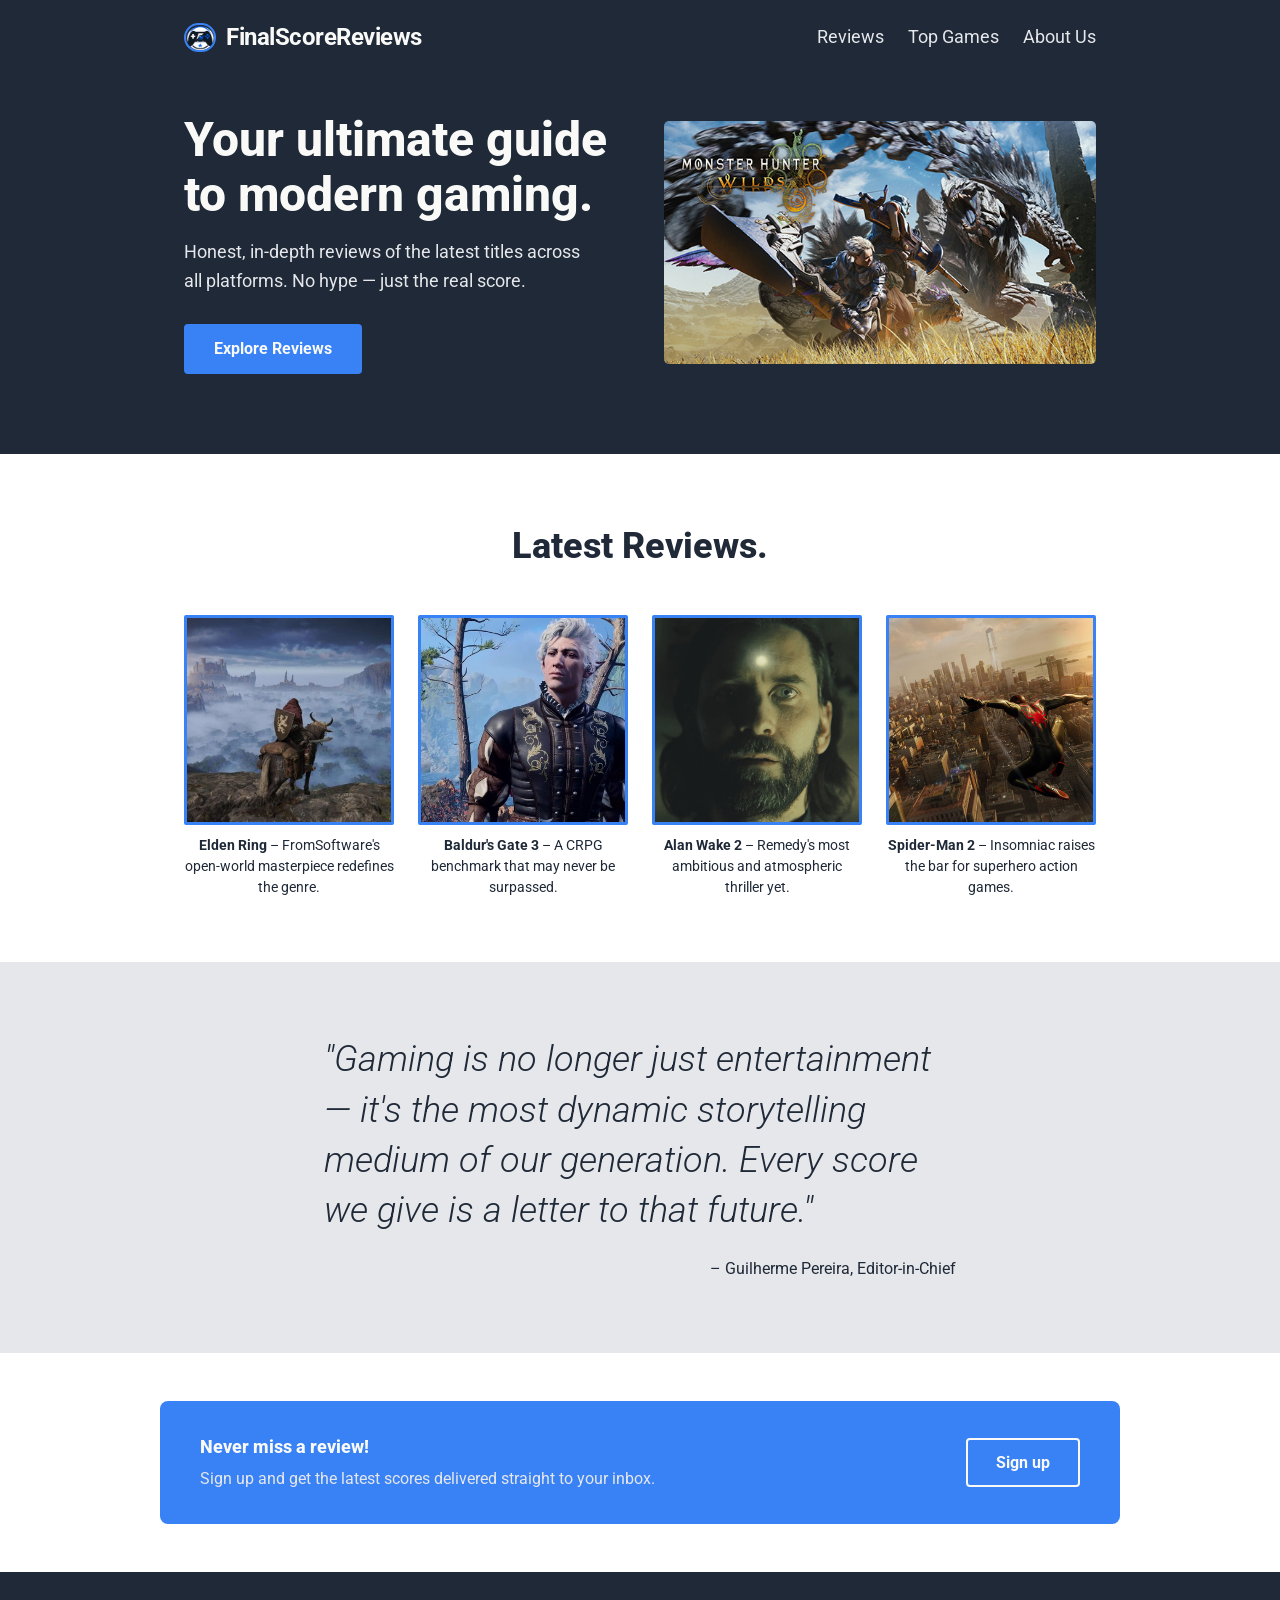
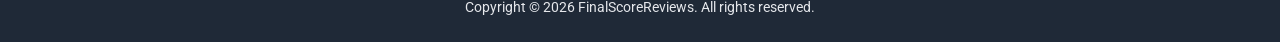
<file: index.html>
<!doctype html>
<html lang="en">

<head>
  <meta charset="UTF-8" />
  <meta name="description" content="FinalScoreReviews gaming website" />
  <meta name="keywords" content="PC, Steam, PlayStation, XBOX, Nintendo, Triple-AAA games; Indie games" />
  <meta name="viewport" content="width=device-width, initial-scale=1.0" />
  <title>FinalScoreReviews</title>
  <link rel="stylesheet" href="./css/style.css" />
  <link rel="stylesheet" href="./css/hero.css">
  <link rel="icon" type="image/x-icon" href="./assets/images/favicon.ico">
</head>

<body>
  <header class="site-header">
    <div class="header-inner container">
      <a
       href="./index.html"
        class="logo"
         aria-label="FinalScoreReviews home"
         >
        <img
         src="./assets/images/logo.png"
          alt="FinalScoreReviews logo"
           class="logo-image"
           >
        <strong>FinalScoreReviews</strong>
      </a>
      <nav class="main-nav">
        <ul>
          <li><a href="./pages/reviews.html">Reviews</a></li>
          <li><a href="./pages/top-games.html">Top Games</a></li>
          <li><a href="./pages/about.html">About Us</a></li>
        </ul>
      </nav>
    </div>
  </header>

  <main>
    <section class="hero">
      <div class="hero-inner container">
        <div class="hero-text">
          <h1>Your ultimate guide to modern gaming.</h1>
          <p class="hero-sub">
            Honest, in-depth reviews of the latest titles across all
            platforms. No hype — just the real score.
          </p>
          <a href="./pages/reviews.html" class="btn">Explore Reviews</a>
        </div>
        <picture class="hero-image">
          <img src="./assets/images/Monster_Hunter_cover.jpg" alt="Monster Hunter Cover">
        </picture>
      </div>
    </section>

    <section class="info-section">
      <div class="container">
        <h2>Latest Reviews.</h2>

        <div class="cards-layout">
          <article class="card">
            <figure class="card-media">
              <a href="./pages/reviews.html#eldenRingReview">
                <img src="./assets/images/Elden_Ring.jpg" alt="Elden Ring open world landscape">
              </a>
              <figcaption>
                <strong>Elden Ring</strong> – FromSoftware's open-world masterpiece redefines the genre.
              </figcaption>
            </figure>
          </article>

          <article class="card">
            <figure class="card-media">
              <a href="./pages/reviews.html#baldursGate3Review">
                <img src="./assets/images/Baldurs_Gate.jpg" alt="Baldur's Gate 3 cover art">
              </a>
              <figcaption>
                <strong>Baldur's Gate 3</strong> – A CRPG benchmark that may never be surpassed.
              </figcaption>
            </figure>
          </article>

          <article class="card">
            <figure class="card-media">
              <a href="./pages/reviews.html#alanWake2Review">
                <img src="./assets/images/Alan_Wake.jpg" alt="Alan Wake 2 cover art">
              </a>
              <figcaption>
                <strong>Alan Wake 2</strong> – Remedy's most ambitious and atmospheric thriller yet.
              </figcaption>
            </figure>
          </article>

          <article class="card">
            <figure class="card-media">
              <a href="./pages/reviews.html#spiderMan2Review">
                <img src="./assets/images/spider-man2.jpg" alt="Spider-Man 2 cover art">
              </a>
              <figcaption>
                <strong>Spider-Man 2</strong> – Insomniac raises the bar for superhero action games.
              </figcaption>
            </figure>
          </article>
        </div>
      </div>
    </section>

    <section class="quote-section">
      <blockquote class="container quote-inner">
        <p>
          "Gaming is no longer just entertainment — it's the most dynamic
          storytelling medium of our generation. Every score we give is a
          letter to that future."
        </p>
        <cite>– Guilherme Pereira, Editor-in-Chief</cite>
      </blockquote>
    </section>

    <section class="cta-section">
      <div class="container cta-inner">
        <div class="cta-text">
          <h3>Never miss a review!</h3>
          <p>
            Sign up and get the latest scores delivered straight to your
            inbox.
          </p>
        </div>
        <a href="./pages/signup.html" class="btn btn-outline">Sign up
        </a>
      </div>
    </section>
  </main>

  <footer class="site-footer">
    <div class="container">
      <p>Copyright &copy; 2026 FinalScoreReviews. All rights reserved.</p>
    </div>
  </footer>
</body>

</html>
</file>
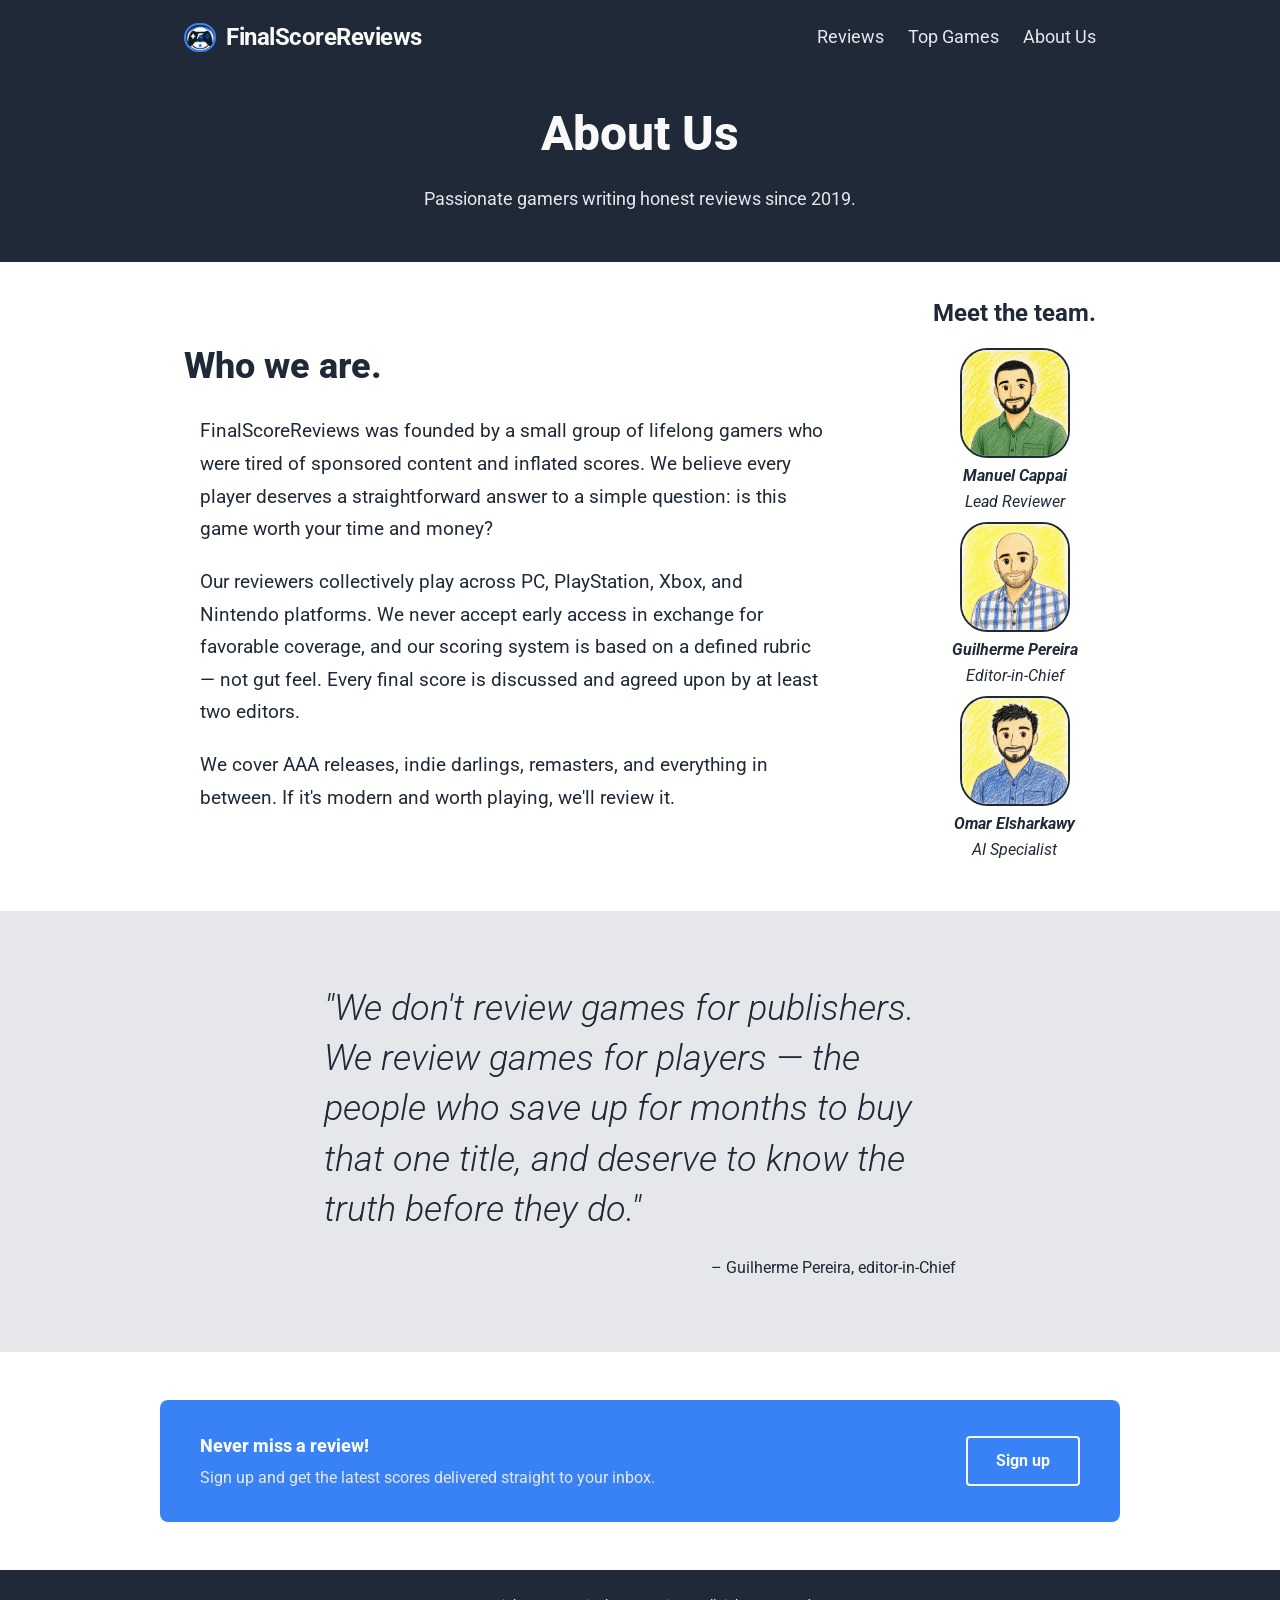
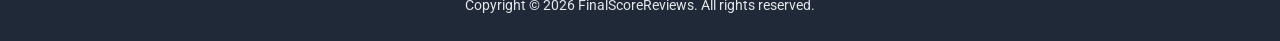
<file: pages/about.html>
<!DOCTYPE html>
<html lang="en">

<head>
  <meta charset="UTF-8" />
  <meta name="description" content="FinalScoreReviews website team" />
  <meta name="keywords" content="FinalScoreReviews, Team, Staff" />
  <meta name="viewport" content="width=device-width, initial-scale=1.0" />
  <title>About Us – FinalScoreReviews</title>
  <link rel="stylesheet" href="../css/style.css" />
  <link rel="stylesheet" href="../css/about.css">
  <link rel="icon" type="image/x-icon" href="../assets/images/favicon.ico">
</head>

<body>
  <header class="site-header">
    <div class="header-inner container">
      <a
       href="../index.html"
        class="logo"
         aria-label="FinalScoreReviews home"
        >
        <img
         src="../assets/images/logo.png"
          alt="FinalScoreReviews logo"
           class="logo-image"
           >
        <strong>FinalScoreReviews</strong>
      </a>
      <nav class="main-nav">
        <ul>
          <li><a href="./reviews.html">Reviews</a></li>
          <li><a href="./top-games.html">Top Games</a></li>
          <li><a href="./about.html">About Us</a></li>
        </ul>
      </nav>
    </div>
  </header>
  <main>


    <section class="page-hero">
      <div class="container">
        <h1>About Us</h1>
        <p>Passionate gamers writing honest reviews since 2019.</p>
      </div>
    </section>


      <section class="about-section">
        <div class="container about-layout">
          <div class="about-text">
            <h2>Who we are.</h2>

            <p>
              FinalScoreReviews was founded by a small group of lifelong gamers who were tired of sponsored content and
              inflated scores. We believe every player deserves a straightforward answer to a simple question: is this game
              worth your time and money?
            </p>

            <p>
              Our reviewers collectively play across PC, PlayStation, Xbox, and Nintendo platforms. We never accept early
              access in exchange for favorable coverage, and our scoring system is based on a defined rubric — not gut feel.
              Every final score is discussed and agreed upon by at least two editors.
            </p>

            <p>
              We cover AAA releases, indie darlings, remasters, and everything in between. If it's modern and worth
              playing, we'll review it.
            </p>
          </div>

          <div class="about-team">
            <h2 class="team-title">Meet the team.</h2>

            <div class="team-cards-layout">
              <figure class="team-card">
                <img src="../assets/images/leadReviewer.png" alt="Avatar of Manuel Cappai">
                <figcaption>
                  <strong>Manuel Cappai</strong><br>
                  <span>Lead Reviewer</span>
                </figcaption>
              </figure>

              <figure class="team-card">
                <img src="../assets/images/editorInChief.png" alt="Avatar of Guilherme Pereira">
                <figcaption>
                  <strong>Guilherme Pereira</strong><br>
                  <span>Editor-in-Chief</span>
                </figcaption>
              </figure>

              <figure class="team-card">
                <img src="../assets/images/AISpecialist.png" alt="Avatar of Omar Elsharkawy">
                <figcaption>
                  <strong>Omar Elsharkawy</strong><br>
                  <span>AI Specialist</span>
                </figcaption>
              </figure>
            </div>
          </div>
        </div>
      </section>

      <section class="quote-section">
          <blockquote class="container quote-inner">
            <p>"We don't review games for publishers. We review games for players — the people who save up for months to buy that one title, and deserve to know the truth before they do."</p>
            <cite>– Guilherme Pereira, editor-in-Chief</cite>
          </blockquote>
      </section>

    <section class="cta-section">
      <div class="container cta-inner">
        <div class="cta-text">
          <h3>Never miss a review!</h3>
          <p>Sign up and get the latest scores delivered straight to your inbox.</p>
        </div>
        <a href="./signup.html" class="btn btn-outline">Sign up</a>
      </div>
    </section>
  </main>

    <footer class="site-footer">
      <div class="container">
        <p>Copyright &copy; 2026 FinalScoreReviews. All rights reserved.</p>
      </div>
    </footer>

</body>

</html>
</file>
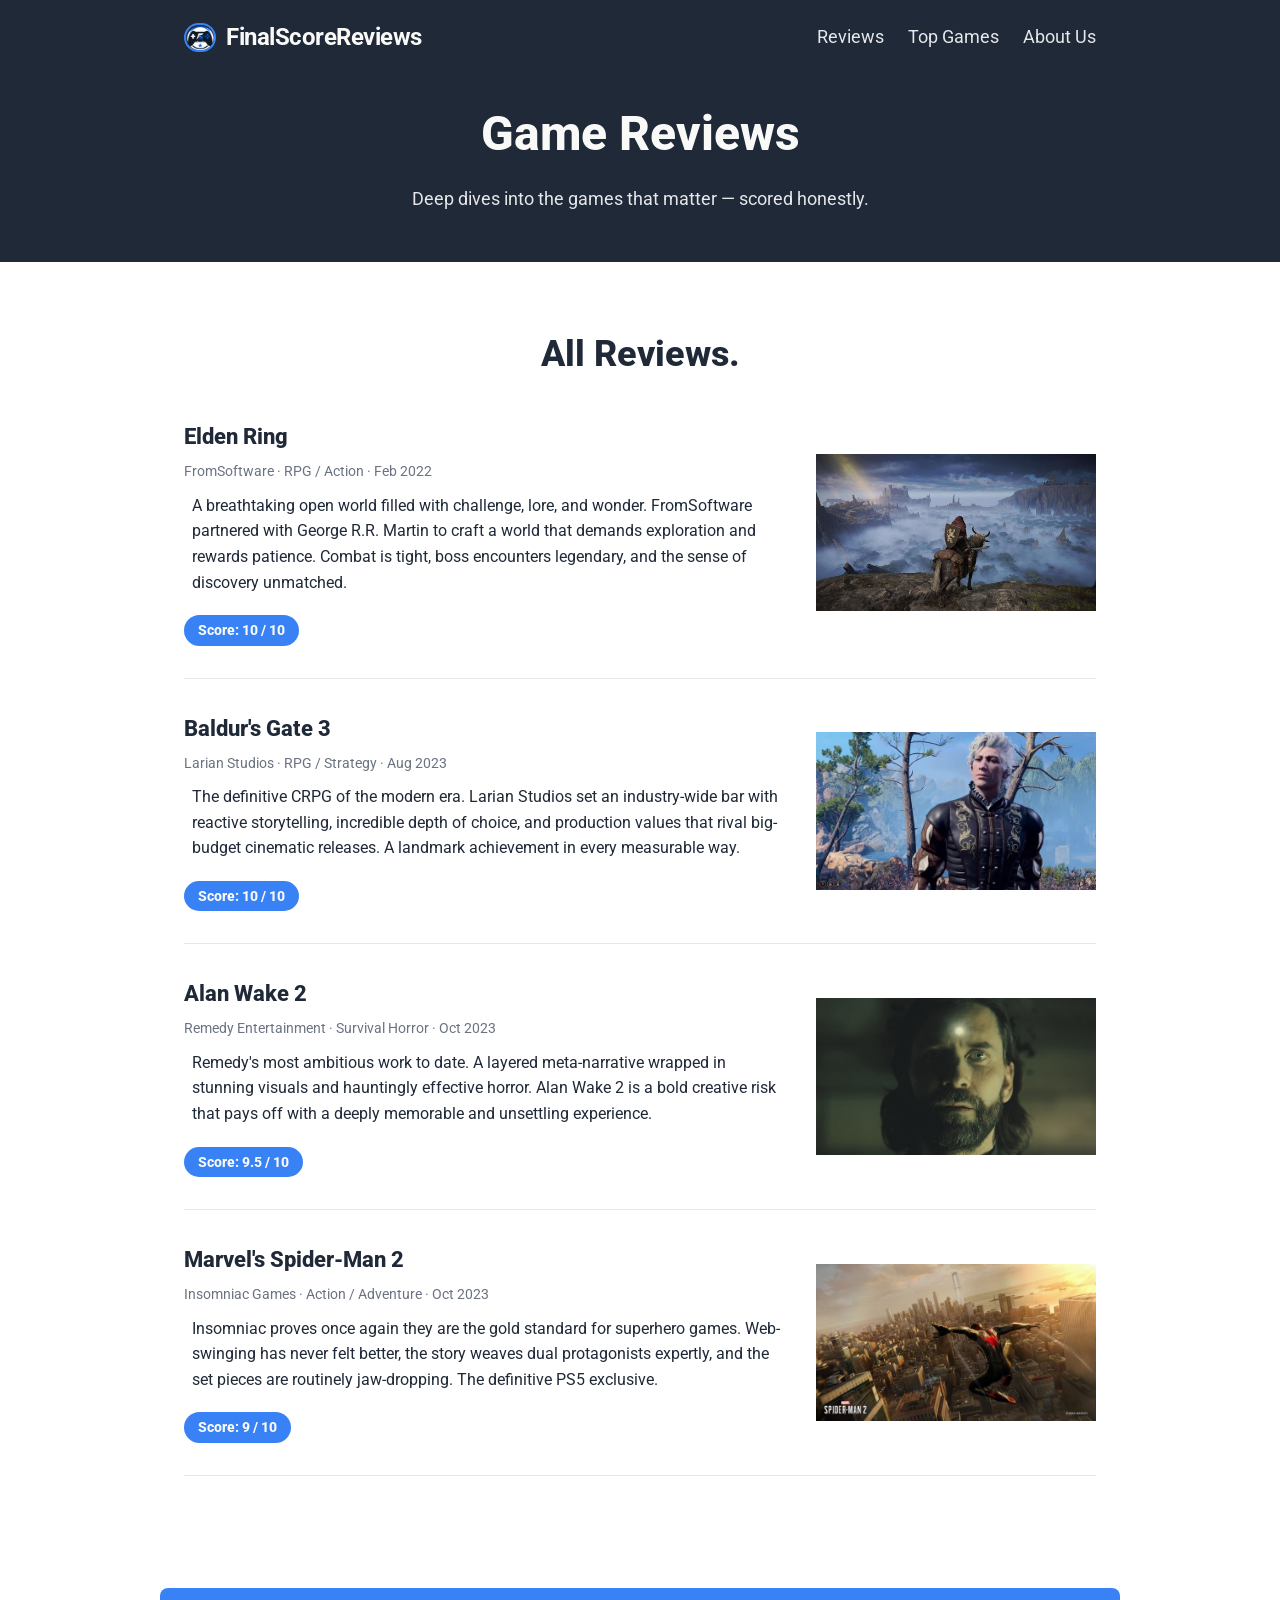
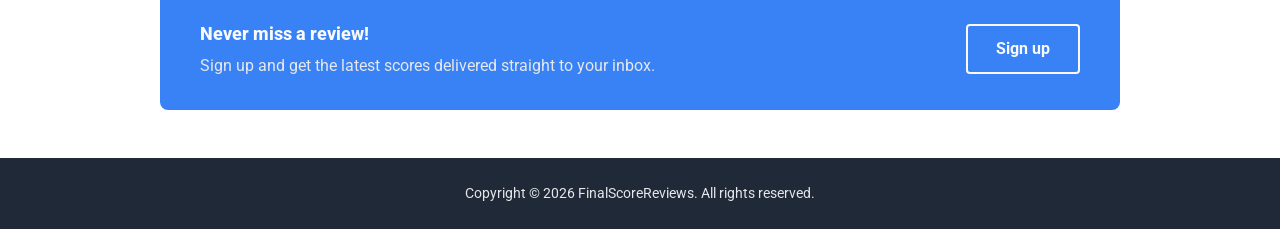
<file: pages/reviews.html>
<!DOCTYPE html>
<html lang="en">

<head>
  <meta charset="UTF-8" />
  <meta name="description" content="FinalScoreReviews Official Reviews" />
  <meta name="keywords" content="Game Reviews, Triple-AAA games; Indie games" />
  <meta name="viewport" content="width=device-width, initial-scale=1.0" />
  <title>Reviews – FinalScoreReviews</title>
  <link rel="stylesheet" href="../css/style.css" />
  <link rel="stylesheet" href="../css/reviews.css">
  <link rel="icon" type="image/x-icon" href="../assets/images/favicon.ico">
</head>

<body>
  <header class="site-header">
    <div class="header-inner container">
      <a href="../index.html" class="logo" aria-label="FinalScoreReviews home">
        <img src="../assets/images/logo.png" alt="FinalScoreReviews logo" class="logo-image">
        <strong>FinalScoreReviews</strong>
      </a>
      <nav class="main-nav">
        <ul>
          <li><a href="./reviews.html">Reviews</a></li>
          <li><a href="./top-games.html">Top Games</a></li>
          <li><a href="./about.html">About Us</a></li>
        </ul>
      </nav>
    </div>
  </header>

  <main>
    <section class="page-hero">
      <div class="container">
        <h1>Game Reviews</h1>
        <p>Deep dives into the games that matter — scored honestly.</p>
      </div>
    </section>

    <section class="reviews-section">
      <div class="container">
        <h2>All Reviews.</h2>

        <div class="reviews-list">
          <article id="eldenRingReview" class="review-card">

            <div class="review-info">
              <h3>Elden Ring</h3>
              <p class="review-meta">FromSoftware &middot; RPG / Action &middot; Feb 2022</p>
              <p class="review-description">
                A breathtaking open world filled with challenge, lore, and wonder. FromSoftware partnered with George
                R.R. Martin to craft a world that demands exploration and rewards patience. Combat is tight, boss
                encounters legendary, and the sense of discovery unmatched.
              </p>

              <span class="score-badge">Score: 10 / 10</span>
            </div>
            <picture class="review-thumb">
              <img src="../assets/images/Elden_Ring.jpg" alt="Elden Ring screenshots">
            </picture>
          </article>

          <article id="baldursGate3Review" class="review-card">
            <div class="review-info">
              <h3>Baldur's Gate 3</h3>
              <p class="review-meta">Larian Studios &middot; RPG / Strategy &middot; Aug 2023</p>
              <p class="review-description">
                The definitive CRPG of the modern era. Larian Studios set an industry-wide bar with reactive
                storytelling, incredible depth of choice, and production values that rival big-budget cinematic
                releases. A landmark achievement in every measurable way.
              </p>
              <span class="score-badge">Score: 10 / 10</span>
            </div>
            <picture class="review-thumb">
              <img src="../assets/images/Baldurs_Gate.jpg" alt="Baldur's Gate 3 screenshots">
            </picture>
          </article>

          <article id="alanWake2Review" class="review-card">
            <div class="review-info">
              <h3>Alan Wake 2</h3>
              <p class="review-meta">Remedy Entertainment &middot; Survival Horror &middot; Oct 2023</p>
              <p class="review-description">
                Remedy's most ambitious work to date. A layered meta-narrative wrapped in stunning visuals and
                hauntingly effective horror. Alan Wake 2 is a bold creative risk that pays off with a deeply memorable
                and unsettling experience.
              </p>
              <span class="score-badge">Score: 9.5 / 10</span>
            </div>
            <picture class="review-thumb">
              <img src="../assets/images/Alan_Wake.jpg" alt="Alan Wake 2 screenshots">
            </picture>
          </article>

          <article id="spiderMan2Review" class="review-card">
            <div class="review-info">
              <h3>Marvel's Spider-Man 2</h3>
              <p class="review-meta">Insomniac Games &middot; Action / Adventure &middot; Oct 2023</p>
              <p class="review-description">
                Insomniac proves once again they are the gold standard for superhero games. Web-swinging has never felt
                better, the story weaves dual protagonists expertly, and the set pieces are routinely jaw-dropping. The
                definitive PS5 exclusive.
              </p>
              <span class="score-badge">Score: 9 / 10</span>
            </div>
            <picture class="review-thumb">
              <img src="../assets/images/spider-man2.jpg" alt="Marvel's Spider-Man 2 screenshots">
            </picture>
          </article>
        </div>
      </div>
    </section>


    <section class="cta-section">
      <div class="container cta-inner">
        <div class="cta-text">
          <h3>Never miss a review!</h3>
          <p>Sign up and get the latest scores delivered straight to your inbox.</p>
        </div>
        <a href="./signup.html" class="btn btn-outline">Sign up</a>
      </div>
    </section>

  </main>

  <footer class="site-footer">
    <div class="container">
      <p>Copyright &copy; 2026 FinalScoreReviews. All rights reserved.</p>
    </div>
  </footer>

</body>

</html>
</file>
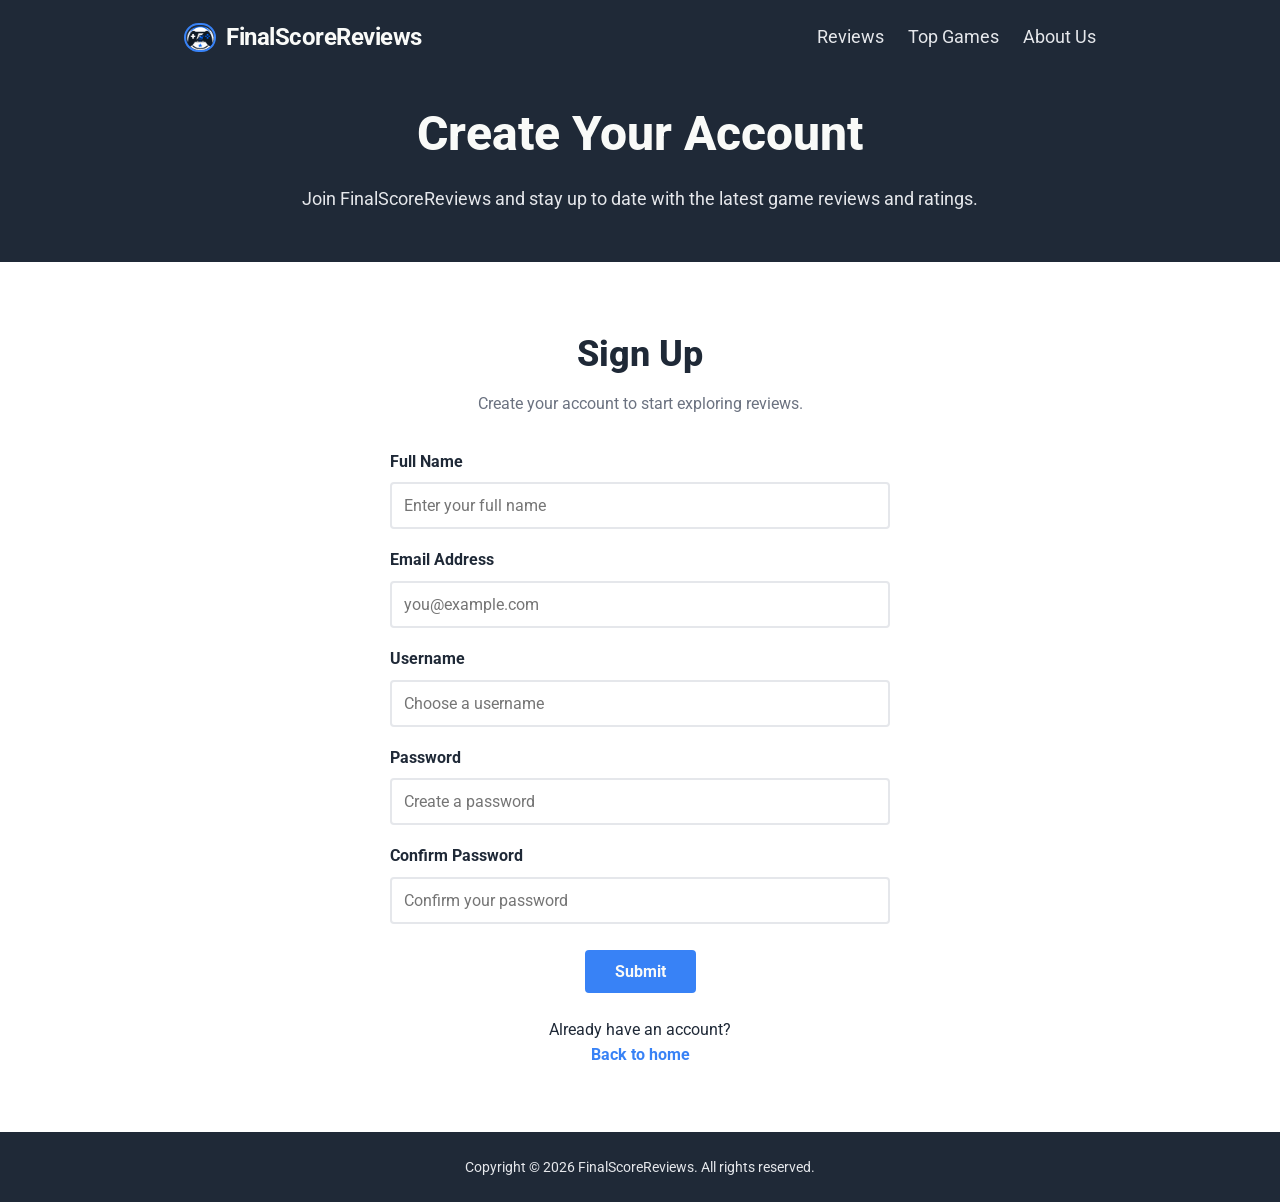
<file: pages/signup.html>
<!doctype html>
<html lang="en">

<head>
  <meta charset="UTF-8" />
  <meta name="viewport" content="width=device-width, initial-scale=1.0" />
  <title>Sign Up | FinalScoreReviews</title>
  <link rel="icon" type="image/x-icon" href="../assets/images/favicon.ico">
  <link rel="stylesheet" href="../css/style.css">
  <link rel="stylesheet" href="../css/signUp.css" />
</head>

<body>
  <header class="site-header">
    <div class="header-inner container">
      <a href="../index.html" class="logo" aria-label="FinalScoreReviews home">
        <img src="../assets/images/logo.png" alt="FinalScoreReviews logo" class="logo-image">
        <strong>FinalScoreReviews</strong>
      </a>
      <nav class="main-nav">
        <ul>
          <li><a href="./reviews.html">Reviews</a></li>
          <li><a href="./top-games.html">Top Games</a></li>
          <li><a href="./about.html">About Us</a></li>
        </ul>
      </nav>
    </div>
  </header>

  <main>
    <section class="page-hero">
      <div class="container">
        <h1>Create Your Account</h1>
        <p>
          Join FinalScoreReviews and stay up to date with the latest game
          reviews and ratings.
        </p>
      </div>
    </section>

    <section class="signup-section">
      <div class="container">
        <article class="signup-card">
          <header class="signup-header">
            <h2>Sign Up</h2>
            <p>Create your account to start exploring reviews.</p>
          </header>

          <!--We know that the method GET has no security whatsoever,
             we left the form with the method GET for simulation purposes
              it wasn't an oversight on our part. -->
          <form class="signup-form" action="../index.html" method="get">
            <fieldset class="form-group">
              <label for="fullname">Full Name</label>
              <input type="text" id="fullname" name="fullname" placeholder="Enter your full name" required />
            </fieldset>

            <fieldset class="form-group">
              <label for="email">Email Address</label>
              <input type="email" id="email" name="email" placeholder="you@example.com" required />
            </fieldset>

            <fieldset class="form-group">
              <label for="username">Username</label>
              <input type="text" id="username" name="username" placeholder="Choose a username" required />
            </fieldset>

            <fieldset class="form-group">
              <label for="password">Password</label>
              <input type="password" id="password" name="password" placeholder="Create a password" required />
            </fieldset>

            <fieldset class="form-group">
              <label for="confirm-password">Confirm Password</label>
              <input type="password" id="confirm-password" name="confirm-password" placeholder="Confirm your password"
                required />
            </fieldset>

            <button type="submit" class="btn">Submit</button>
          </form>

          <footer class="form-footer">
            <p>
              Already have an account?
              <a href="../index.html">Back to home</a>
            </p>
          </footer>
        </article>
      </div>
    </section>
  </main>

  <footer class="site-footer">
    <div class="container">
      <p>Copyright &copy; 2026 FinalScoreReviews. All rights reserved.</p>
    </div>
  </footer>
</body>

</html>
</file>
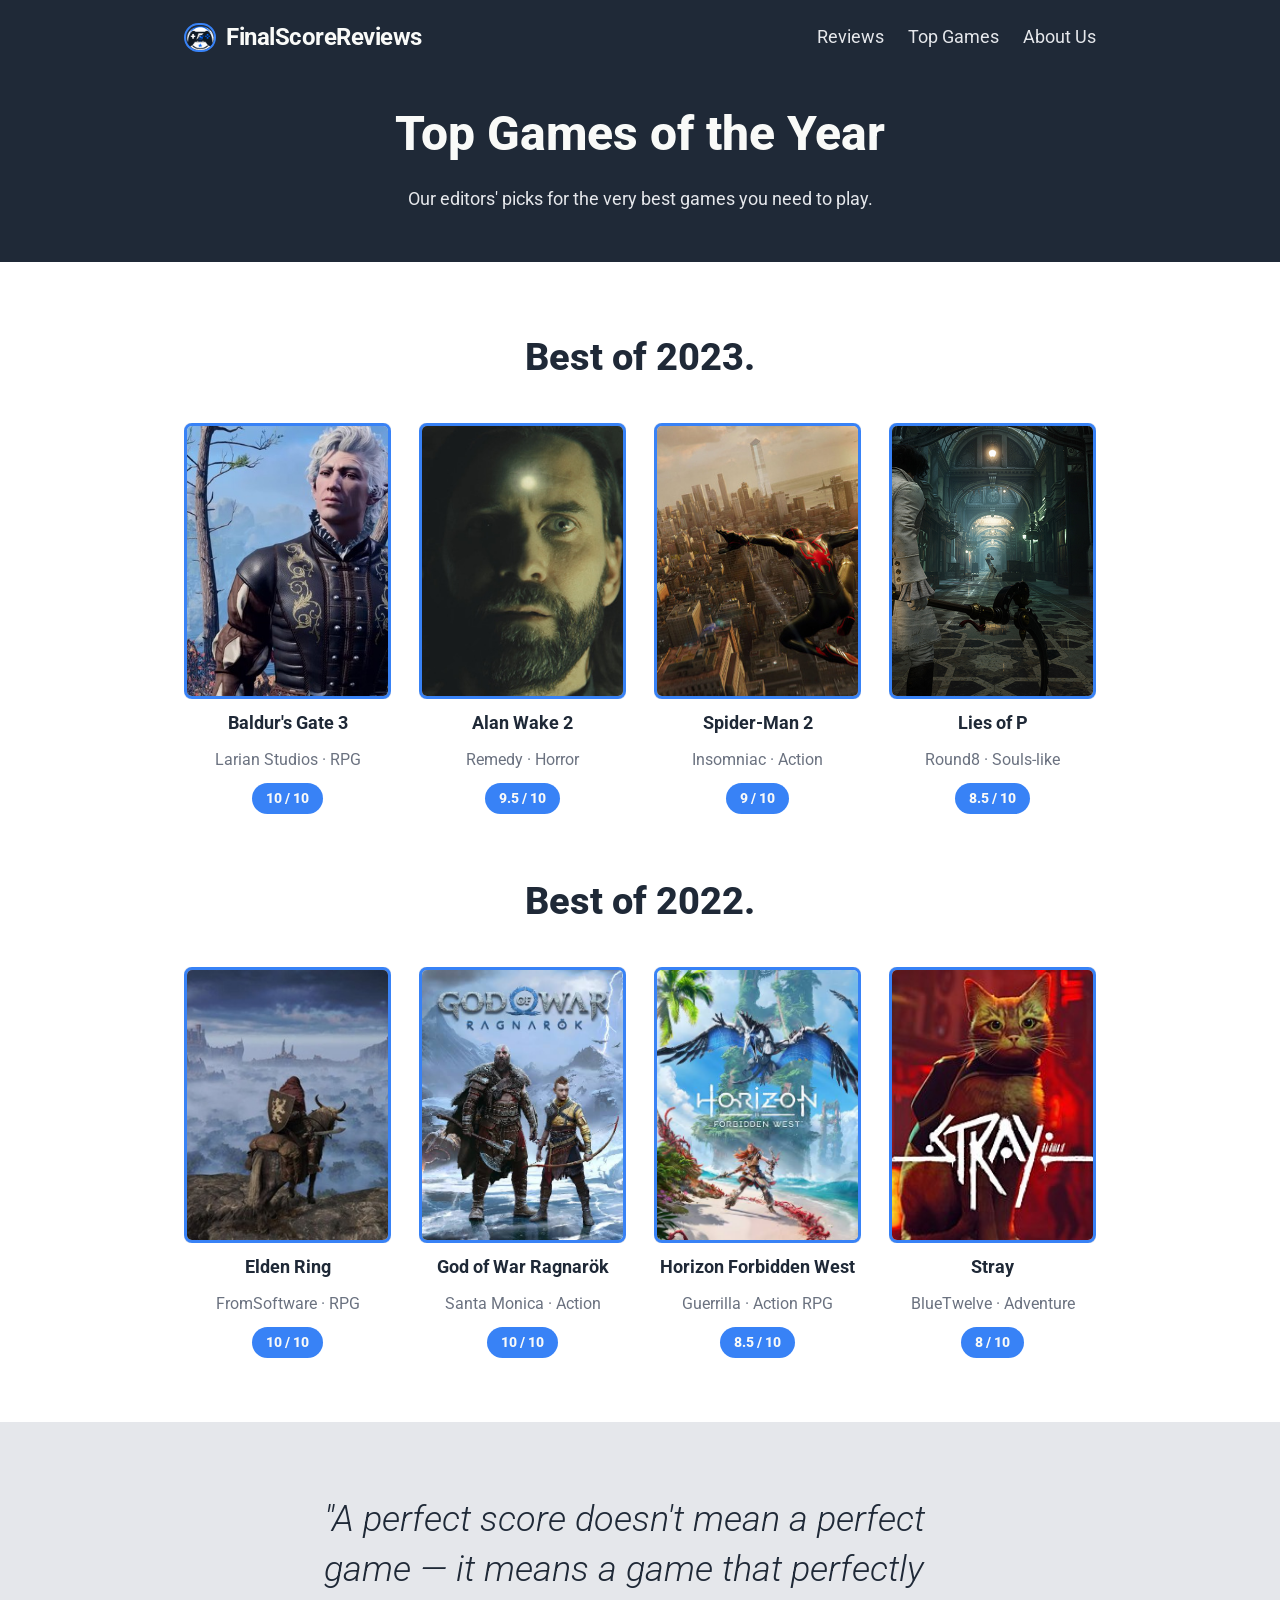
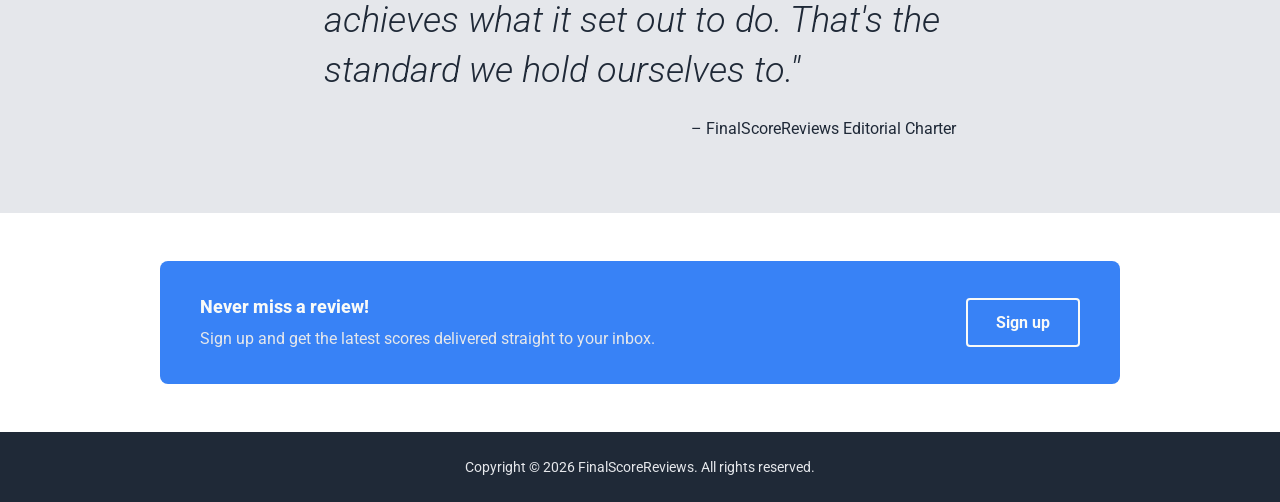
<file: pages/top-games.html>
<!doctype html>
<html lang="en">

<head>
  <meta charset="UTF-8" />
  <meta name="description" content="FinalScoreReviews Top-10's" />
  <meta name="keywords" content="Staff-picks, top-10's " />
  <meta name="viewport" content="width=device-width, initial-scale=1.0" />
  <title>Top Games – FinalScoreReviews</title>
  <link rel="icon" type="image/x-icon" href="../assets/images/favicon.ico">
  <link rel="stylesheet" href="../css/style.css" />
  <link rel="stylesheet" href="../css/topgames.css" />
</head>

<body>
  <header class="site-header">
    <div class="header-inner container">
      <a
       href="../index.html"
        class="logo"
         aria-label="FinalScoreReviews home"
         >
        <img
         src="../assets/images/logo.png"
          alt="FinalScoreReviews logo"
           class="logo-image"
           >
        <strong>FinalScoreReviews</strong>
      </a>
      <nav class="main-nav">
        <ul>
          <li><a href="./reviews.html">Reviews</a></li>
          <li><a href="./top-games.html">Top Games</a></li>
          <li><a href="./about.html">About Us</a></li>
        </ul>
      </nav>
    </div>
  </header>

  <main>
    <section class="page-hero">
      <div class="container">
        <h1>Top Games of the Year</h1>
        <p>Our editors' picks for the very best games you need to play.</p>
      </div>
    </section>

    <section class="top-games-section">
      <div class="container">
        <h2>Best of 2023.</h2>
        <div class="top-games-flex">
          <article class="top-game-card">
            <picture>
               <img src="../assets/images/Baldurs_Gate.jpg" alt="baldur_gate">
            </picture>

            <h3>Baldur's Gate 3</h3>
            <p class="card-caption">Larian Studios &middot; RPG</p>
            <span class="score-badge">10 / 10</span>
          </article>

          <article class="top-game-card">
            <picture>
              <img src="../assets/images/Alan_Wake.jpg" alt="Alan Wake 2 screenshot">
            </picture>

            <h3>Alan Wake 2</h3>
            <p class="card-caption">Remedy &middot; Horror</p>
            <span class="score-badge">9.5 / 10</span>
          </article>

          <article class="top-game-card">
            <picture>
              <img src="../assets/images/spider-man2.jpg" alt="Spider-Man 2 screenshot">
            </picture>

            <h3>Spider-Man 2</h3>
            <p class="card-caption">Insomniac &middot; Action</p>
            <span class="score-badge">9 / 10</span>
          </article>

          <article class="top-game-card">
            <picture>
              <img src="../assets/images/Lies-of-P.jpg" alt="Lies of P screenshot">
            </picture>

            <h3>Lies of P</h3>
            <p class="card-caption">Round8 &middot; Souls-like</p>
            <span class="score-badge">8.5 / 10</span>
          </article>
        </div>

        <h2 class="top-games-year-title">Best of 2022.</h2>
        <div class="top-games-flex">
          <article class="top-game-card">
            <picture>
              <img src="../assets/images/Elden_Ring.jpg" alt="Elden_Ring">
            </picture>

            <h3>Elden Ring</h3>
            <p class="card-caption">FromSoftware &middot; RPG</p>
            <span class="score-badge">10 / 10</span>
          </article>

          <article class="top-game-card">
            <picture>
              <img src="../assets/images/God_of_War_Ragnarök.jpg" alt="God_of_war">
            </picture>

            <h3>God of War Ragnarök</h3>
            <p class="card-caption">Santa Monica &middot; Action</p>
            <span class="score-badge">10 / 10</span>
          </article>

          <article class="top-game-card">
            <picture>
              <img src="../assets/images/Horizon_Forbidden_West.jpg" alt="horizon">
            </picture>

            <h3>Horizon Forbidden West</h3>
            <p class="card-caption">Guerrilla &middot; Action RPG</p>
            <span class="score-badge">8.5 / 10</span>
          </article>

          <article class="top-game-card">
            <picture>
              <img src="../assets/images/Stray.jpg" alt="Stray">
            </picture>
            <h3>Stray</h3>
            
            <p class="card-caption">BlueTwelve &middot; Adventure</p>
            <span class="score-badge">8 / 10</span>
          </article>
        </div>
      </div>
    </section>


    <section class="quote-section">
      <blockquote class="container quote-inner">
        <p>
          "A perfect score doesn't mean a perfect game — it means a game
          that perfectly achieves what it set out to do. That's the standard
          we hold ourselves to."
        </p>
        <cite>– FinalScoreReviews Editorial Charter</cite>
      </blockquote>
    </section>

    <section class="cta-section">
      <div class="container cta-inner">
        <div class="cta-text">
          <h3>Never miss a review!</h3>
          <p>Sign up and get the latest scores delivered straight to your inbox.</p>
        </div>
        <a href="./signup.html" class="btn btn-outline">Sign up</a>
      </div>
    </section>

  </main>

  <footer class="site-footer">
    <div class="container">
      <p>Copyright &copy; 2026 FinalScoreReviews. All rights reserved.</p>
    </div>
  </footer>
</body>

</html>
</file>
<file: css/style.css>
@font-face {
  font-family: "Roboto";
  src: url("../assets/fonts/Roboto-VariableFont_wdth,wght.ttf") format("truetype");
  font-weight: 100 900;
  font-style: normal;
}

@font-face {
  font-family: "Roboto";
  src: url("../assets/fonts/Roboto-Italic-VariableFont_wdth,wght.ttf") format("truetype");
  font-weight: 100 900;
  font-style: italic;
}

:root {
  --color-dark: #1f2937;
  --color-hero-text: #f9faf8;
  --color-secondary: #e5e7eb;
  --color-blue: #3882f6;
  --color-quote-bg: #e5e7eb;
  --color-white: #ffffff;
  --meta-text : #6b7280;
  --font-base: "Roboto", sans-serif;
   --anchor-offset: 96px;
}

/* ============================
   RESET & BASE
   ============================ */
* {
  box-sizing: border-box;
  margin: 0;
  padding: 0;
}

html {
  font-size: 16px;
}

body {
  font-family: var(--font-base);
  color: var(--color-dark);
  background-color: var(--color-white);
  line-height: 1.6;
}

img {
  max-width: 100%;
  display: block;
}

ul {
  list-style: none;
}

a {
  text-decoration: none;
  color: inherit;
}

/* ============================
   LAYOUT UTILITY
   ============================ */
.container {
  max-width: 960px;
  margin: 0 auto;
  padding: 0 24px;
}

/* ============================
   HEADER
   ============================ */
.site-header {
  background-color: var(--color-dark);
  position: fixed;
  top: 0;
  left: 0;
  right: 0;
  width: 100%;
  z-index: 100;
}

.header-inner {
  display: flex;
  align-items: center;
  justify-content: space-between;
  padding-top: 18px;
  padding-bottom: 18px;
  z-index: 100;
  background-color: var(--color-dark);
}

.logo {
  display: flex;
  align-items: center;
  gap: 10px;
  font-size: 24px;
  font-weight: 800;
  color: var(--color-hero-text);
  letter-spacing: -0.5px;
}

.logo-image {
  width: 2rem;
  border: 2px solid var(--color-blue);
  border-radius: 20px;
}

.main-nav ul {
  display: flex;
  gap: 24px;
}

.main-nav a {
  font-size: 18px;
  font-weight: 400;
  color: var(--color-secondary);
  transition: color 0.2s;
}

.main-nav a:hover, .logo:hover {
  background-color: var(--color-blue);
  color: var(--color-hero-text);
}


/* ============================
   BUTTONS
   ============================ */
.btn {
  display: inline-block;
  background-color: var(--color-blue);
  color: var(--color-hero-text);
  font-size: 16px;
  font-weight: 700;
  font-family: var(--font-base);
  padding: 10px 28px;
  border-radius: 4px;
  border: 2px solid var(--color-blue);
  cursor: pointer;
  transition: opacity 0.2s;
}



.btn-outline {
  color: var(--color-hero-text);
  border: 2px solid var(--color-hero-text);
}

.btn-outline:hover,
.btn:hover {
  background-color: var(--color-hero-text);
  color: var(--color-dark);
}

/* ============================
   QUOTE SECTION
   ============================ */
.quote-section {
  background-color: var(--color-quote-bg);
  padding: 72px 0;
}

.quote-inner {
  max-width: 680px;
}


.quote-inner p {
  font-size: 36px;
  font-weight: 300;
  font-style: italic;
  color: var(--color-dark);
  line-height: 1.4;
  margin-bottom: 20px;
}

.quote-inner cite {
  display: block;
  font-size: 16px;
  font-weight: 400;
  font-style: normal;
  color: var(--color-dark);
  text-align: right;
}

/* ============================
   CTA SECTION
   ============================ */
.cta-section {
  padding: 48px 0;
}

.cta-inner {
  background-color: var(--color-blue);
  border-radius: 8px;
  display: flex;
  align-items: center;
  justify-content: space-between;
  padding: 32px 40px;
  gap: 24px;
}

.cta-text h3 {
  font-size: 18px;
  font-weight: 800;
  color: var(--color-hero-text);
  margin-bottom: 4px;
}

.cta-text p {
  font-size: 16px;
  font-weight: 400;
  color: var(--color-secondary);
}

/* ============================
   FOOTER
   ============================ */
.site-footer {
  background-color: var(--color-dark);
  padding: 24px 0;
  text-align: center;
}

.site-footer p {
  font-size: 14px;
  color: var(--color-secondary);
}

/* ============================
   PAGE HERO (inner pages)
   ============================ */
.hero {
  margin-top: 48px;
}

.page-hero {
  background-color: var(--color-dark);
  padding: 48px 0;
  text-align: center;
  margin-top: 48px;
}

.page-hero h1 {
  font-size: 48px;
  font-weight: 800;
  color: var(--color-hero-text);
  margin-bottom: 12px;
}

.page-hero p {
  font-size: 18px;
  color: var(--color-secondary);
}

@media screen and (max-width: 600px) {
  .container {
    padding: 8px 16px;
  }

  .site-header {
    width: 100dvi;
  }

.header-inner{
  flex-direction: column;
  gap: 1rem;
}

/*===========================
    Header
=============================*/


.logo {
  gap: 5px;
  font-size: 15px;
}

.logo-image {
  width: 1.5rem;
}

.main-nav a {
  font-size: 14px;
}

/* ============================
   BUTTONS
   ============================ */
.btn {
  font-size: 12px;
  padding: 4px 8px;
}

.btn-outline {
  width: 6rem;
  text-align: center;
}

/* ============================
   CTA SECTION
   ============================ */
.cta-inner {
  margin-left: 10px;
  margin-right: 10px;
}

.cta-text h3 {
  font-size: 15px;
  margin-bottom: 3px;
}

.cta-text p {
  font-size: 12px;
}

/* ============================
   QUOTE SECTION
   ============================ */
.quote-section {
  padding: 32px 0;
}

.quote-inner p {
  font-size: 20px;
  margin-bottom: 15px;
}

.quote-inner cite {
  font-size: 14px;
}

/* ============================
   FOOTER
   ============================ */

.site-footer p {
  font-size: 10px;
}

/* ============================
   PAGE HERO (inner pages)
   ============================ */
.hero {
  margin-top: 36px;
}

.page-hero {
  margin-top: 36px;
}

.page-hero h1 {
  font-size: 36px;
  margin-bottom: 12px;
}

.page-hero p {
  font-size: 14px;

}
}
</file>
<file: css/hero.css>
.hero {
  background-color: var(--color-dark);
  padding: 64px 0 80px;
}

.hero-inner {
  display: flex;
  align-items: center;
  gap: 48px;
}

.hero-text {
  flex: 1;
}

.hero-text h1 {
  font-size: 48px;
  font-weight: 800;
  color: var(--color-hero-text);
  line-height: 1.15;
  margin-bottom: 16px;
}

.hero-text .hero-sub {
  font-size: 18px;
  font-weight: 400;
  color: var(--color-secondary);
  margin-bottom: 28px;
  max-width: 400px;
}

.hero-image {
  flex: 1;

}

.hero-image img {
  border-radius: 5px;
}

.info-section {
  padding: 64px 0;
}

.info-section h2 {
  font-size: 36px;
  font-weight: 800;
  color: var(--color-dark);
  text-align: center;
  margin-bottom: 40px;
}


/* ============================
   INFO SECTION
   ============================ */


.cards-layout {
  display: flex;
  justify-content: center;
  gap: 24px;
}

.card {
  flex: 1 1 170px;
  max-width: 210px;
  min-width: 0;
}

.card-media img {
 width: 100%;
 aspect-ratio: 1 / 1;
 object-fit: cover;
 border: 3px solid var(--color-blue);
 border-radius: 2px;

}

.card figcaption{
  font-size: 14px;
  font-weight: 400;
  color: var(--color-dark);
  text-align: center;
  line-height: 1.5;
  margin-top: 10px;
}
@media screen and (max-width:768px) {
  .hero-inner {
  flex-direction: column-reverse;
}


.hero-text h1 {
  font-size: 24px;
}

.hero-text .hero-sub {
  font-size: 12px;
}
}


@media screen and (max-width:600px) {

.cards-layout {
  width: 100%;
  flex-direction: column;
}
  .card {
    max-width: none;
    width: 100%;
    flex: none;
  }

.card-media{
  width: 100%;
  display: flex;
  align-items: center;
  gap: 1rem;
}
  .card-media img {
    width: 50dvi;

  }

  .card figcaption {
    flex: 1;
    min-width: 0;
    margin-top: 0;
    text-align: left;
    padding: 0.5rem;
  }

}
</file>
<file: css/about.css>
.about-section {
  padding: 48px 0;
}
.about-layout{
  display: flex;
  justify-content: space-between;
  align-items: center;
}
.about-text h2 {
  font-size: 36px;
  font-weight: 800;
  color: var(--color-dark);
  margin-bottom: 20px;
}
.about-text {
  max-width: 40rem;
  flex: 1;
}
.about-text p {
  font-size: clamp(1rem, 0.95rem + 0.45vw, 1.2rem);
  color: var(--color-dark);
  margin-bottom: 20px;
  line-height: 1.7;
  padding-left: 1rem;
}

.team-title {
  margin-top: -1rem;
  margin-bottom: 1rem;
}

.team-cards-layout {
  display: flex;
  flex-direction: column;
  gap: 0.5rem;
  /* margin-top: 20px; */
  align-items: center;
}

.team-card {
  display: flex;
  flex-direction: column;
  align-items: center;
  gap: 5px;
  text-align: center; 
}
 
.team-card img {
  aspect-ratio: 1/1;
  border-radius: 25%;
  border: 2px solid var(--color-dark);
  background-color: transparent;
  max-width: 110px;
}

.team-card figcaption {
  font-size: clamp(0.8rem, 0.7rem + 0.45vw, 1rem);
  font-style: italic;
}

@media screen and (max-width:992px) {
  .about-layout{
    flex-direction: column;
  }
  .about-text p {
   padding: 1rem;
 }
   .team-cards-layout {
    flex-direction: row;
    justify-content: center;
    flex-wrap: wrap;
    gap: 1.5rem;
  }
    .about-section{
    padding: 24px 0;
  }

  .about-text h2 {
    text-align: center;
  }
  .about-text p {
   padding: 0.5rem;
 }
  .team-card img {
    max-width: 135px;
  }
  .team-title {
  margin-top: 0rem;
  text-align: center;
}
}

@media screen and (max-width: 600px) {
  .team-cards-layout {
    gap: 1rem;
  }
  .team-card img {
    max-width: 100px;
  }
}
</file>
<file: css/reviews.css>
.reviews-section {
  padding: 64px 0;
}

.reviews-section h2 {
  font-size: 36px;
  font-weight: 800;
  color: var(--color-dark);
  margin-bottom: 36px;
  text-align: center;
}

.reviews-list {
  display: flex;
  flex-direction: column;
  gap: 32px;
}

.review-card {
  display: flex;
  flex-direction: row;
  gap: 28px;
  border-bottom: 1px solid var(--color-secondary);
  padding-bottom: 32px;
  scroll-margin-top: var(--anchor-offset);
  align-items: center;
}

.review-thumb {
  width: 280px;
  flex-shrink: 0;
  border-radius: 4px;
}

.review-info {
  flex: 1;
}

.review-info h3 {
  font-size: 22px;
  font-weight: 800;
  color: var(--color-dark);
  margin-bottom: 6px;
}

.review-meta {
  font-size: 14px;
  color: var(--meta-text);
  margin-bottom: 10px;
}

.review-description {
  font-size: 16px;
  color: var(--color-dark);
  margin-left: 0.5rem;
  margin-bottom: 12px;
  line-height: 1.6;

}

.score-badge {
  display: inline-block;
  background-color: var(--color-blue);
  color: var(--color-hero-text);
  font-size: 14px;
  font-weight: 800;
  padding: 4px 14px;
  border-radius: 20px;
  margin-top: 0.5rem;
}

@media screen and (max-width:992px) {
  .reviews-section {
    padding: 16px 0;
  }
    .reviews-section h2 {
    margin-bottom: 24px;
  }

  .reviews-list {
    gap: 24px;
  }

  .review-card {
    gap: 20px;
    padding-bottom: 24px;
  }

  .review-thumb {
    width: 240px;
  }

  .review-description {
   max-width: 55dvw;
  }
}

@media screen and (max-width:600px) {

  .review-card {
    flex-direction: column-reverse;
    gap: 1rem;
    padding-bottom: 1.5rem;
  }

  .review-thumb {
     width: min(100%, 240px);
  }
  .review-info {
    text-align: center;
  }
  .review-description {
    max-width: unset;
    margin-left: 1rem;
    text-align: left;
  }
}
</file>
<file: css/signUp.css>
.signup-section {
  padding: 64px 0;
}

.signup-card {
  max-width: 500px;
  margin: 0 auto;
}

.signup-header {
  text-align: center;
  margin-bottom: 32px;
}

.signup-header h2 {
  font-size: 36px;
  font-weight: 800;
  color: var(--color-dark);
  margin-bottom: 8px;
}

.signup-header p {
  color: var(--meta-text);
}

.signup-form {
  display: flex;
  flex-direction: column;
  gap: 18px;
}

.form-group {
  border: none;
  padding: 0;
  margin: 0;
  display: flex;
  flex-direction: column;
  gap: 8px;
}

.form-group label {
  font-weight: 700;
  color: var(--color-dark);
}

.form-group input {
  width: 100%;
  padding: 12px;
  border: 2px solid var(--color-secondary);
  border-radius: 4px;
  font-family: var(--font-base);
  font-size: 16px;
}

.form-group input:focus {
  outline: none;
  border-color: var(--color-blue);
}

.signup-form .btn {
  align-self: center;
  margin-top: 8px;
}

.form-footer {
  text-align: center;
  margin-top: 24px;
}

.form-footer a {
  color: var(--color-blue);
  font-weight: 700;
  display: flex;
  flex-direction: column;
  align-items: center;
  gap: 8px;
  text-align: center;
}

@media screen and (max-width: 600px) {
  .signup-section {
    padding: 32px 0;
  }

  .signup-card {
    max-width: 80%;
  }

  .signup-header {
    margin-bottom: 24px;
  }

  .signup-header h2 {
    font-size: 28px;
  }

  .signup-header p {
    font-size: 14px;
  }

  .signup-form {
    gap: 14px;
  }

  .form-group input {
    padding: 10px;
    font-size: 14px;
  }

  .signup-form .btn {
    width: 50%;
    aspect-ratio: 2/0.5;
  }
}
</file>
<file: css/topgames.css>
.top-games-section {
  padding: 64px 0;
}

.top-games-section h2 {
 font-size: clamp(2rem, 1.7rem + 1.1vw, 2.4rem);
  font-weight: 800;
  color: var(--color-dark);
  margin-bottom: 36px;
  text-align: center;
}

.top-games-flex {
  display: flex;
  gap: 28px;
}

.top-game-card {
  display: flex;
  flex-direction: column;
  flex: 1 1 0;
  gap: 10px;
  text-align: center;
  border-radius: 2px;
}

.top-game-card picture {
  aspect-ratio: 3 / 4;
  border-radius: 6px;
  background-color: var(--color-secondary);
}

.top-game-card img {
  width: 100%;
  aspect-ratio: 3 / 4;
  object-fit: cover;
  border: 3px solid var(--color-blue);
  border-radius: 8px;
}

.top-game-card h3 {
  font-size: 1.1rem;
  font-weight: 700;
  color: var(--color-dark);
}

.top-game-card .card-caption {
  font-size: 1rem;
  color: var(--meta-text);
  text-align: center;
}

.top-game-card .score-badge {
  width: fit-content;
}

.top-games-year-title {
  margin-top: 56px;
}

.score-badge {
  align-self: center;
  display: inline-flex;
  background-color: var(--color-blue);
  color: var(--color-hero-text);
  font-size: 0.9rem;
  font-weight: 800;
  padding: 4px 14px;
  border-radius: 20px;
  text-align: center;

}
@media screen and (max-width:992px) {
  .top-games-section {
    padding: 10px 0;
  }

  .top-game-card h3 {
    font-size: 1rem;
  }

  .top-game-card .card-caption {
    font-size: 0.9rem;
  }

  .top-game-card .score-badge {
    font-size: 0.85rem;
    white-space: nowrap;
  }
     
}

@media screen and (max-width: 600px) {
  .top-games-flex {
    flex-wrap: wrap;
    justify-content: center;
    gap: 20px;
  }

  .top-game-card h3 {
    font-size: 0.85rem;
  }

  .top-game-card .card-caption {
    font-size: 0.8rem;
  }

  .top-game-card .score-badge {
    font-size: 0.8rem;
  }

  .top-game-card picture {
    width: 120px;
    margin: 0 auto;
  }
}
</file>
